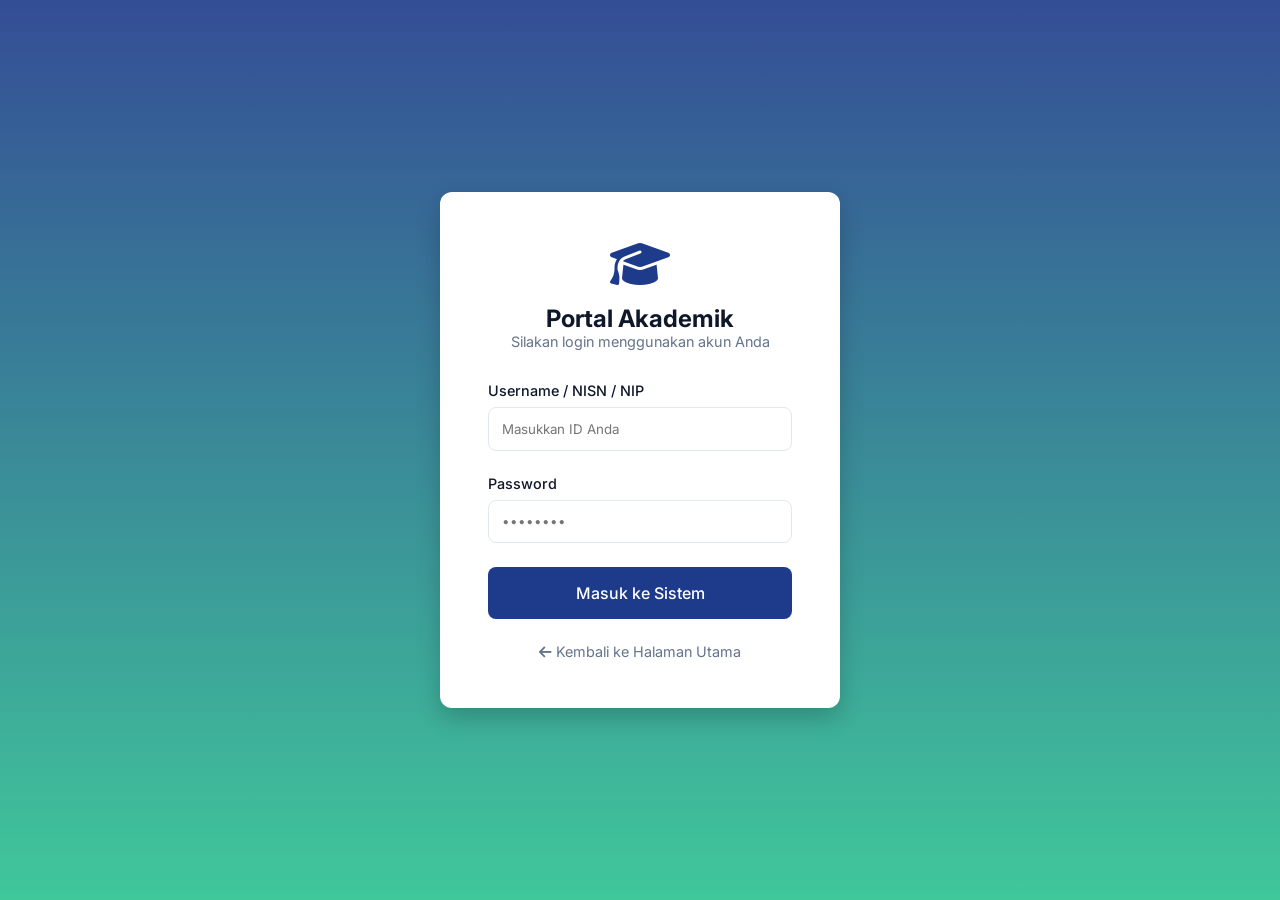
<file: e-rapor.html>
<!DOCTYPE html>
<html lang="id">
<head>
    <meta charset="UTF-8">
    <meta name="viewport" content="width=device-width, initial-scale=1.0">
    <title>e-Rapor Siswa | SDN 1 KONOHA</title>
    <link rel="stylesheet" href="css/style.css">
    <link href="https://fonts.googleapis.com/css2?family=Inter:wght@300;400;500;600;700&display=swap" rel="stylesheet">
    <link rel="stylesheet" href="https://cdnjs.cloudflare.com/ajax/libs/font-awesome/6.4.0/css/all.min.css">
    <style>
        .rapor-wrapper { max-width: 900px; margin: 2rem auto; }
        .rapor-header-action { display: flex; justify-content: space-between; align-items: center; margin-bottom: 1.5rem; }
        
        .rapor-paper { background: white; padding: 3rem; border-radius: 8px; box-shadow: var(--shadow-md); color: black; font-family: 'Times New Roman', Times, serif; }
        
        .kop-surat { text-align: center; border-bottom: 3px solid black; padding-bottom: 1rem; margin-bottom: 2rem; }
        .kop-surat h2, .kop-surat h3 { margin: 0; font-family: 'Inter', sans-serif; }
        .kop-surat p { margin: 5px 0 0 0; font-size: 0.9rem; }
        
        .identitas-siswa { display: grid; grid-template-columns: 150px 10px 1fr; gap: 5px; margin-bottom: 2rem; font-size: 1.1rem; }
        
        .table-rapor { width: 100%; border-collapse: collapse; margin-bottom: 2rem; }
        .table-rapor th, .table-rapor td { border: 1px solid black; padding: 10px; text-align: left; }
        .table-rapor th { background-color: #f3f4f6; text-align: center; font-family: 'Inter', sans-serif; font-size: 0.9rem;}
        .center-text { text-align: center !important; }
        
        .ttd-section { display: flex; justify-content: space-between; margin-top: 4rem; text-align: center; }
        .ttd-box { width: 200px; }
        .ttd-name { font-weight: bold; text-decoration: underline; margin-top: 5rem; }

        @media print {
            body { background: white; }
            .navbar, .rapor-header-action { display: none; }
            .rapor-paper { box-shadow: none; padding: 0; }
        }
    </style>
</head>
<body>
    <nav class="navbar">
        <div class="nav-brand" style="cursor:pointer;" onclick="window.location.href='dashboard.html'">
            <i class="fa-solid fa-arrow-left"></i>
            <span>Kembali ke Dashboard</span>
        </div>
    </nav>

    <main class="rapor-wrapper">
        <div class="rapor-header-action">
            <h2>Laporan Hasil Belajar (e-Rapor)</h2>
            <button class="btn btn-primary" onclick="window.print()"><i class="fa-solid fa-print"></i> Cetak / Export PDF</button>
        </div>

        <div class="rapor-paper" id="printableArea">
            <div class="kop-surat">
                <h2>PEMERINTAH KABUPATEN KONOHA</h2>
                <h3>DINAS PENDIDIKAN DAN KEBUDAYAAN</h3>
                <h2>SD NEGERI 1 KONOHA</h2>
                <p>Jl. Hokage Raya No. 1, Desa Konoha. Email: info@sdn1konoha.sch.id</p>
            </div>

            <div class="identitas-siswa">
                <div>Nama Peserta Didik</div><div>:</div><div><strong id="nama-siswa">Memuat data...</strong></div>
                <div>NISN</div><div>:</div><div><span id="nisn-siswa">-</span></div>
                <div>Kelas / Fase</div><div>:</div><div>V (Lima) / C</div>
                <div>Semester</div><div>:</div><div>1 (Ganjil)</div>
            </div>

            <table class="table-rapor">
                <thead>
                    <tr>
                        <th width="5%">No</th>
                        <th width="30%">Mata Pelajaran</th>
                        <th width="15%">Nilai Akhir</th>
                        <th width="50%">Capaian Kompetensi</th>
                    </tr>
                </thead>
                <tbody id="tabel-nilai-body">
                    <tr>
                        <td colspan="4" class="center-text">Memuat data nilai dari server...</td>
                    </tr>
                </tbody>
            </table>

            <div class="ttd-section">
                <div class="ttd-box">
                    <p>Mengetahui,</p>
                    <p>Orang Tua / Wali</p>
                    <div class="ttd-name" id="nama-ortu">Orang Tua</div>
                </div>
                <div class="ttd-box">
                    <p>Konoha, 15 Desember 2026</p>
                    <p>Wali Kelas V</p>
                    <div class="ttd-name">Shino Aburame, S.Pd</div>
                    <p>NIP. 19850101 201001 1 001</p>
                </div>
            </div>
        </div>
    </main>

    <script src="js/auth.js"></script>
    <script>
        document.addEventListener("DOMContentLoaded", function() {
            // 1. Cek User yang Login
            const user = checkAuth();
            if (!user) return;

            // 2. Set Target NISN yang akan dicari nilainya
            // Jika yang login siswa, gunakan username-nya (karena username siswa = NISN). 
            // Jika Ortu, kita asumsikan mencari nilai Boruto (0012345678).
            let targetNISN = (user.role === 'siswa') ? user.username : '0012345678';
            let targetNama = (user.role === 'siswa') ? user.name : 'Uzumaki Boruto';

            // Update kop identitas
            document.getElementById('nama-siswa').innerText = targetNama;
            document.getElementById('nisn-siswa').innerText = targetNISN;
            
            if(user.role === 'ortu') {
                document.getElementById('nama-ortu').innerText = user.name;
            }

            // 3. Ambil data nilai dari localStorage
            let dbNilai = JSON.parse(localStorage.getItem('db_nilai')) || [];

            // Filter hanya nilai yang milik siswa target
            let nilaiSiswa = dbNilai.filter(nilai => nilai.siswa_id === targetNISN);

            const tbody = document.getElementById('tabel-nilai-body');

            // 4. Render ke dalam tabel
            if (nilaiSiswa.length === 0) {
                tbody.innerHTML = `<tr><td colspan="4" class="center-text" style="padding: 2rem; color: gray;">Belum ada data nilai yang diinput oleh Guru.</td></tr>`;
            } else {
                let htmlContent = '';
                nilaiSiswa.forEach((item, index) => {
                    htmlContent += `
                        <tr>
                            <td class="center-text">${index + 1}</td>
                            <td>${item.mapel}</td>
                            <td class="center-text" style="font-size: 1.2rem;"><strong>${item.nilai_akhir}</strong></td>
                            <td>
                                ${item.deskripsi}
                                <div style="margin-top: 8px; font-size: 0.8rem; color: #64748B;">
                                    <i class="fa-solid fa-chalkboard-user"></i> Diinput oleh: ${item.guru_nama}
                                </div>
                            </td>
                        </tr>
                    `;
                });
                tbody.innerHTML = htmlContent;
            }
        });
    </script>
</body>
</html>
</file>
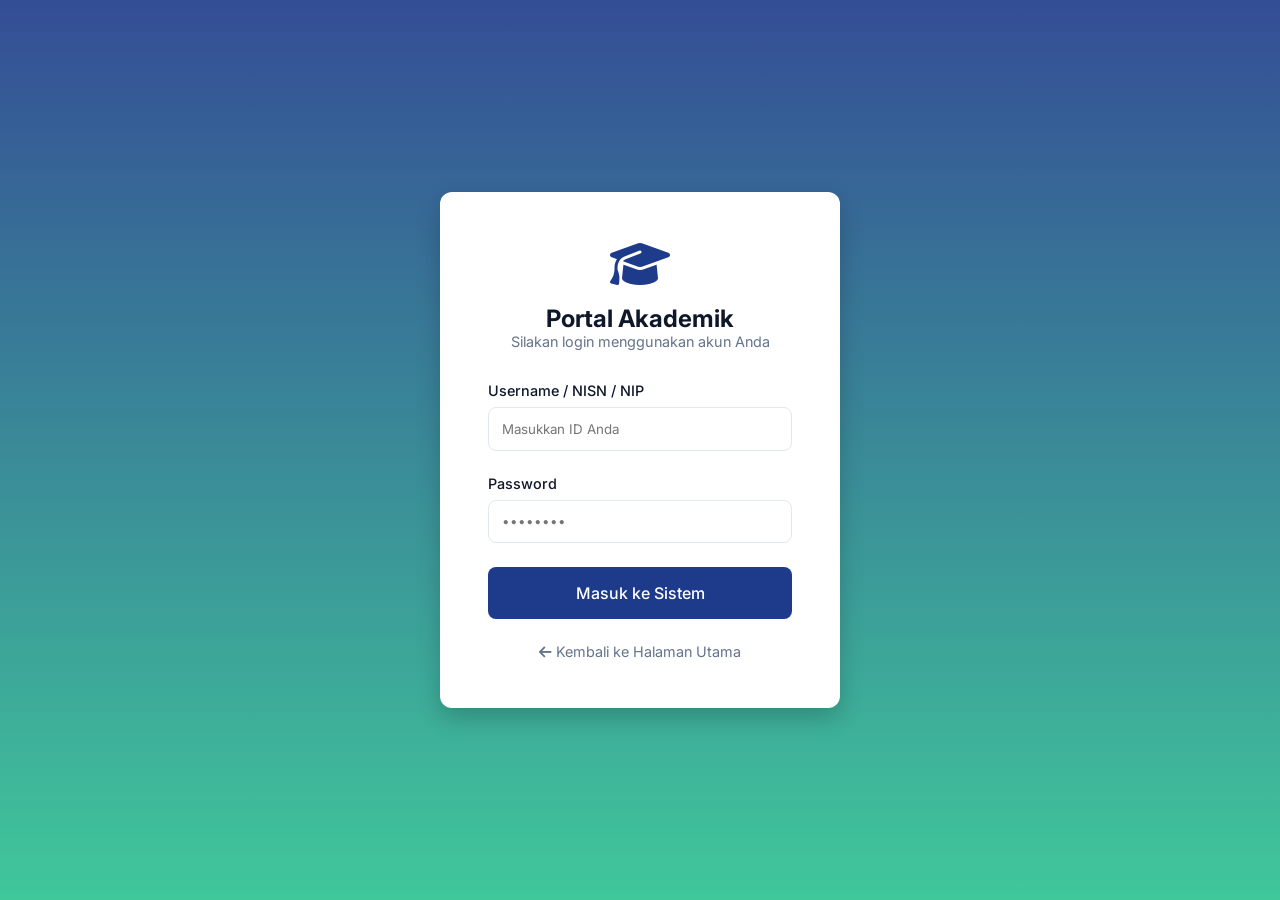
<file: input-absensi.html>
<!DOCTYPE html>
<html lang="id">
<head>
    <meta charset="UTF-8">
    <meta name="viewport" content="width=device-width, initial-scale=1.0">
    <title>Input Absensi | SDN 1 KONOHA</title>
    <link rel="stylesheet" href="css/style.css">
    <link href="https://fonts.googleapis.com/css2?family=Inter:wght@300;400;500;600;700&display=swap" rel="stylesheet">
    <link rel="stylesheet" href="https://cdnjs.cloudflare.com/ajax/libs/font-awesome/6.4.0/css/all.min.css">
    <style>
        .form-container { max-width: 900px; margin: 3rem auto; background: var(--white); padding: 2.5rem; border-radius: var(--radius-lg); box-shadow: var(--shadow-md); }
        .table-custom { width: 100%; border-collapse: collapse; margin-top: 1.5rem; }
        .table-custom th, .table-custom td { padding: 12px 15px; text-align: left; border-bottom: 1px solid var(--border-color); }
        .table-custom th { background-color: var(--bg-light); color: var(--text-dark); font-weight: 600; }
        
        .radio-group { display: flex; gap: 15px; }
        .radio-label { display: flex; align-items: center; gap: 5px; cursor: pointer; font-size: 0.9rem; font-weight: 500; }
        input[type="radio"] { cursor: pointer; accent-color: var(--primary-blue); width: 16px; height: 16px; }

        .text-hadir { color: #059669; }
        .text-sakit { color: #D97706; }
        .text-izin { color: #2563EB; }
        .text-alpa { color: #DC2626; }

        .alert-success { background-color: #D1FAE5; color: #065F46; padding: 1rem; border-radius: var(--radius-md); margin-bottom: 1.5rem; display: none; align-items: center; gap: 10px; font-weight: 500; }
    </style>
</head>
<body>
    <nav class="navbar">
        <div class="nav-brand" style="cursor:pointer;" onclick="window.location.href='dashboard.html'">
            <i class="fa-solid fa-arrow-left"></i>
            <span>Kembali ke Dashboard</span>
        </div>
        <div class="nav-menu">
            <span class="role-badge" style="background:#FEF3C7; color:#D97706; padding:0.4rem 1rem; border-radius:20px; font-weight:600;"><i class="fa-solid fa-chalkboard-user"></i> Akses Guru</span>
        </div>
    </nav>

    <main class="form-container">
        <div style="border-bottom: 2px solid var(--border-color); padding-bottom: 1rem; margin-bottom: 1.5rem;">
            <h2 style="color: var(--primary-blue);"><i class="fa-solid fa-calendar-check"></i> Input Absensi Harian</h2>
            <p style="color: var(--text-gray); margin-top: 5px;">Kelas: V (Lima) | Tanggal: <strong id="tanggal-hari-ini"></strong></p>
        </div>

        <div id="success-message" class="alert-success">
            <i class="fa-solid fa-circle-check"></i> Data absensi kelas hari ini berhasil disimpan!
        </div>

        <form id="form-absensi" onsubmit="simpanAbsensi(event)">
            <table class="table-custom">
                <thead>
                    <tr>
                        <th width="5%">No</th>
                        <th width="20%">NISN</th>
                        <th width="35%">Nama Siswa</th>
                        <th width="40%">Keterangan Kehadiran</th>
                    </tr>
                </thead>
                <tbody id="daftar-siswa">
                    <tr>
                        <td>1</td>
                        <td>0012345678</td>
                        <td><strong>Uzumaki Boruto</strong></td>
                        <td>
                            <div class="radio-group">
                                <label class="radio-label text-hadir"><input type="radio" name="abs_0012345678" value="Hadir" required checked> Hadir</label>
                                <label class="radio-label text-sakit"><input type="radio" name="abs_0012345678" value="Sakit"> Sakit</label>
                                <label class="radio-label text-izin"><input type="radio" name="abs_0012345678" value="Izin"> Izin</label>
                                <label class="radio-label text-alpa"><input type="radio" name="abs_0012345678" value="Alpa"> Alpa</label>
                            </div>
                        </td>
                    </tr>
                    <tr>
                        <td>2</td>
                        <td>0012345679</td>
                        <td><strong>Uchiha Sarada</strong></td>
                        <td>
                            <div class="radio-group">
                                <label class="radio-label text-hadir"><input type="radio" name="abs_0012345679" value="Hadir" required checked> Hadir</label>
                                <label class="radio-label text-sakit"><input type="radio" name="abs_0012345679" value="Sakit"> Sakit</label>
                                <label class="radio-label text-izin"><input type="radio" name="abs_0012345679" value="Izin"> Izin</label>
                                <label class="radio-label text-alpa"><input type="radio" name="abs_0012345679" value="Alpa"> Alpa</label>
                            </div>
                        </td>
                    </tr>
                    <tr>
                        <td>3</td>
                        <td>0012345680</td>
                        <td><strong>Mitsuki</strong></td>
                        <td>
                            <div class="radio-group">
                                <label class="radio-label text-hadir"><input type="radio" name="abs_0012345680" value="Hadir" required checked> Hadir</label>
                                <label class="radio-label text-sakit"><input type="radio" name="abs_0012345680" value="Sakit"> Sakit</label>
                                <label class="radio-label text-izin"><input type="radio" name="abs_0012345680" value="Izin"> Izin</label>
                                <label class="radio-label text-alpa"><input type="radio" name="abs_0012345680" value="Alpa"> Alpa</label>
                            </div>
                        </td>
                    </tr>
                </tbody>
            </table>

            <div style="display: flex; justify-content: flex-end; gap: 1rem; margin-top: 2rem;">
                <button type="submit" class="btn btn-primary btn-lg"><i class="fa-solid fa-cloud-arrow-up"></i> Simpan Data Absensi</button>
            </div>
        </form>
    </main>

    <script src="js/auth.js"></script>
    <script>
        // Set tanggal hari ini
        const tglSekarang = new Date().toLocaleDateString('id-ID', { weekday: 'long', year: 'numeric', month: 'long', day: 'numeric' });
        document.getElementById('tanggal-hari-ini').innerText = tglSekarang;

        // Proteksi Halaman Khusus Guru
        const user = checkAuth();
        if (user && user.role !== 'guru' && user.role !== 'admin') {
            alert("Akses Ditolak! Hanya Wali Kelas yang dapat mengisi absensi.");
            window.location.href = 'dashboard.html';
        }

        // Simpan Absensi
        function simpanAbsensi(e) {
            e.preventDefault();

            // Kumpulkan data semua siswa dari form
            const daftarSiswa = [
                { nisn: '0012345678', nama: 'Uzumaki Boruto' },
                { nisn: '0012345679', nama: 'Uchiha Sarada' },
                { nisn: '0012345680', nama: 'Mitsuki' }
            ];

            const tanggalInput = new Date().toLocaleDateString('id-ID'); // Format DD/MM/YYYY
            let dbAbsensi = JSON.parse(localStorage.getItem('db_absensi')) || [];

            // Looping dan simpan status masing-masing siswa
            daftarSiswa.forEach(siswa => {
                const status = document.querySelector(`input[name="abs_${siswa.nisn}"]:checked`).value;
                
                dbAbsensi.push({
                    tanggal: tanggalInput,
                    guru: user.name,
                    nisn: siswa.nisn,
                    nama: siswa.nama,
                    status: status
                });
            });

            localStorage.setItem('db_absensi', JSON.stringify(dbAbsensi));

            // Tampilkan notifikasi sukses
            document.getElementById('success-message').style.display = 'flex';
            setTimeout(() => { document.getElementById('success-message').style.display = 'none'; }, 3000);
        }
    </script>
</body>
</html>
</file>
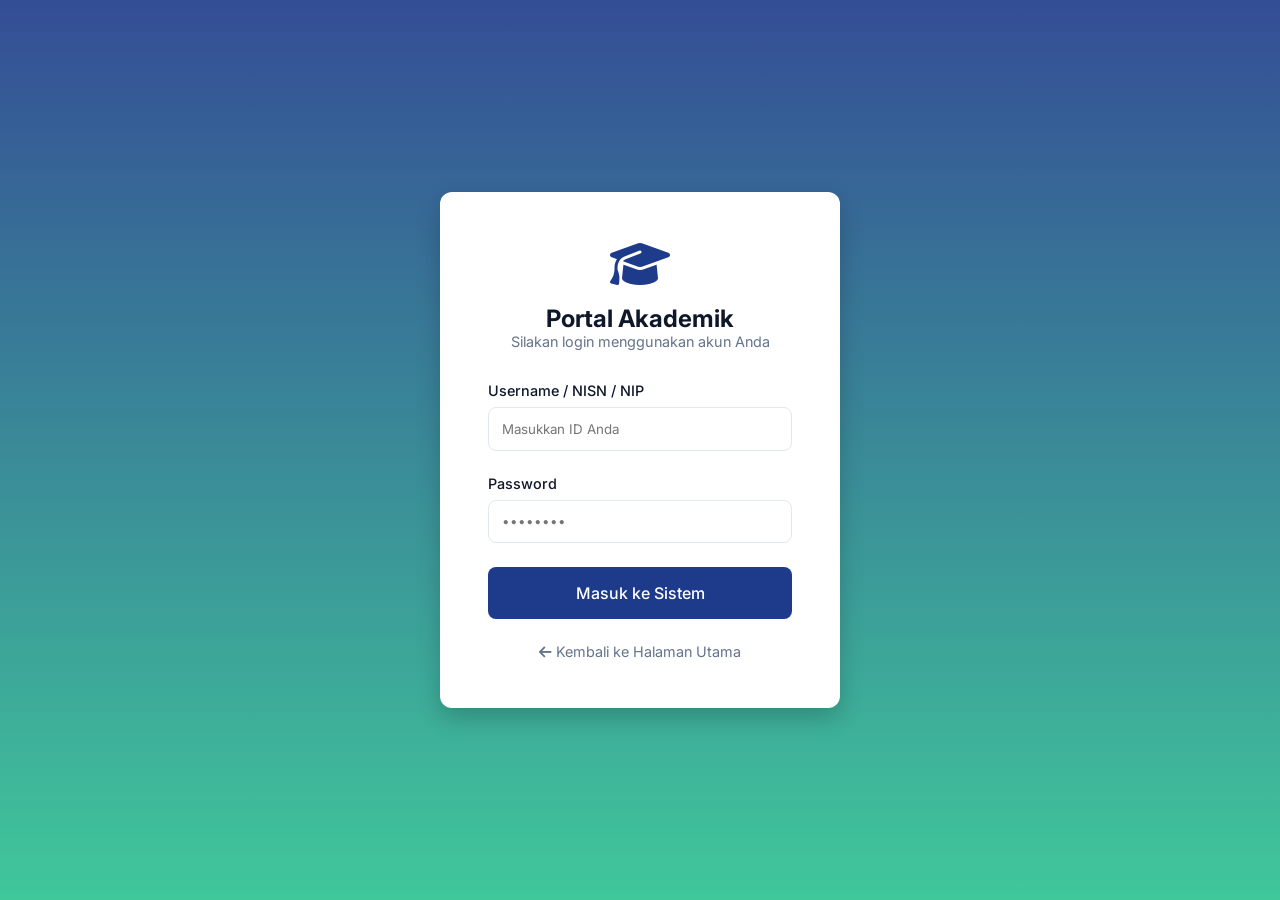
<file: input-nilai.html>
<!DOCTYPE html>
<html lang="id">
<head>
    <meta charset="UTF-8">
    <meta name="viewport" content="width=device-width, initial-scale=1.0">
    <title>Input Nilai Siswa | SDN 1 KONOHA</title>
    <link rel="stylesheet" href="css/style.css">
    <link href="https://fonts.googleapis.com/css2?family=Inter:wght@300;400;500;600;700&display=swap" rel="stylesheet">
    <link rel="stylesheet" href="https://cdnjs.cloudflare.com/ajax/libs/font-awesome/6.4.0/css/all.min.css">
    <style>
        .form-container {
            max-width: 800px;
            margin: 3rem auto;
            background: var(--white);
            padding: 2.5rem;
            border-radius: var(--radius-lg);
            box-shadow: var(--shadow-md);
        }
        .page-header { border-bottom: 2px solid var(--border-color); padding-bottom: 1rem; margin-bottom: 2rem; }
        .page-header h2 { color: var(--primary-blue); margin-bottom: 0.5rem; }
        
        .form-group { margin-bottom: 1.5rem; }
        .form-group label { display: block; font-weight: 600; margin-bottom: 0.5rem; color: var(--text-dark); }
        .form-control { width: 100%; padding: 0.8rem; border: 1px solid var(--border-color); border-radius: var(--radius-md); font-family: 'Inter', sans-serif; }
        .form-control:focus { outline: none; border-color: var(--primary-blue); }
        
        .form-row { display: grid; grid-template-columns: 1fr 1fr; gap: 1.5rem; }
        
        textarea.form-control { resize: vertical; min-height: 100px; }
        
        .alert-success {
            background-color: #D1FAE5; color: #065F46; padding: 1rem; border-radius: var(--radius-md);
            margin-bottom: 1.5rem; display: none; align-items: center; gap: 10px; font-weight: 500;
        }
    </style>
</head>
<body>
    <nav class="navbar">
        <div class="nav-brand" style="cursor:pointer;" onclick="window.location.href='dashboard.html'">
            <i class="fa-solid fa-arrow-left"></i>
            <span>Kembali ke Dashboard</span>
        </div>
        <div class="nav-menu">
            <span class="role-badge" style="background:#FEF3C7; color:#D97706; padding:0.4rem 1rem; border-radius:20px; font-weight:600;"><i class="fa-solid fa-chalkboard-user"></i> Akses Guru</span>
        </div>
    </nav>

    <main class="form-container">
        <div class="page-header">
            <h2>Input Nilai e-Rapor (Kurikulum Merdeka)</h2>
            <p style="color: var(--text-gray);">Silakan masukkan nilai akhir dan deskripsi capaian kompetensi siswa.</p>
        </div>

        <div id="success-message" class="alert-success">
            <i class="fa-solid fa-circle-check"></i> Data nilai berhasil disimpan ke sistem!
        </div>

        <form id="form-nilai" onsubmit="simpanNilai(event)">
            <div class="form-row">
                <div class="form-group">
                    <label>Pilih Siswa</label>
                    <select id="siswa_id" class="form-control" required>
                        <option value="">-- Cari Nama Siswa --</option>
                        <option value="0012345678">Uzumaki Boruto (NISN: 0012345678)</option>
                        <option value="0012345679">Uchiha Sarada (NISN: 0012345679)</option>
                        <option value="0012345680">Mitsuki (NISN: 0012345680)</option>
                    </select>
                </div>
                <div class="form-group">
                    <label>Mata Pelajaran</label>
                    <select id="mapel" class="form-control" required>
                        <option value="">-- Pilih Mata Pelajaran --</option>
                        <option value="Pendidikan Agama">Pendidikan Agama & Budi Pekerti</option>
                        <option value="Pendidikan Pancasila">Pendidikan Pancasila</option>
                        <option value="Matematika">Matematika</option>
                        <option value="Bahasa Indonesia">Bahasa Indonesia</option>
                        <option value="IPAS">Ilmu Pengetahuan Alam & Sosial</option>
                    </select>
                </div>
            </div>

            <div class="form-group">
                <label>Nilai Akhir (0-100)</label>
                <input type="number" id="nilai_akhir" class="form-control" min="0" max="100" placeholder="Contoh: 85" required style="width: 50%;">
            </div>

            <div class="form-group">
                <label>Deskripsi Capaian Kompetensi</label>
                <textarea id="deskripsi" class="form-control" placeholder="Contoh: Siswa menunjukkan penguasaan yang sangat baik dalam memahami materi..." required></textarea>
                <small style="color: var(--text-gray); display: block; margin-top: 5px;">Maksimal 300 karakter. Gunakan kalimat positif yang memotivasi.</small>
            </div>

            <hr style="border:0; border-top: 1px solid var(--border-color); margin: 2rem 0;">

            <div style="display: flex; justify-content: flex-end; gap: 1rem;">
                <button type="button" class="btn btn-outline" onclick="window.location.href='dashboard.html'">Batal</button>
                <button type="submit" class="btn btn-primary"><i class="fa-solid fa-floppy-disk"></i> Simpan Nilai</button>
            </div>
        </form>
    </main>

    <script src="js/auth.js"></script>
    <script>
        // 1. Proteksi Halaman: Pastikan yang masuk adalah GURU atau ADMIN
        document.addEventListener("DOMContentLoaded", function() {
            const user = checkAuth();
            if (user && user.role !== 'guru' && user.role !== 'admin') {
                alert("Akses Ditolak! Halaman ini hanya untuk tenaga pendidik.");
                window.location.href = 'dashboard.html';
            }
        });

        // 2. Fungsi Menyimpan Nilai ke localStorage
        function simpanNilai(e) {
            e.preventDefault(); // Mencegah halaman me-refresh

            const user = JSON.parse(localStorage.getItem('currentUser'));
            
            // Ambil data dari form
            const inputData = {
                id_transaksi: 'TRX-' + Date.now(), // Buat ID unik berdasarkan waktu
                guru_nama: user.name,
                siswa_id: document.getElementById('siswa_id').value,
                siswa_nama: document.getElementById('siswa_id').options[document.getElementById('siswa_id').selectedIndex].text.split(' (')[0], // Ambil nama saja tanpa NISN
                mapel: document.getElementById('mapel').value,
                nilai_akhir: document.getElementById('nilai_akhir').value,
                deskripsi: document.getElementById('deskripsi').value,
                tanggal_input: new Date().toLocaleDateString('id-ID')
            };

            // Ambil database nilai yang sudah ada, atau buat Array kosong jika belum ada
            let dbNilai = JSON.parse(localStorage.getItem('db_nilai')) || [];
            
            // Masukkan data nilai baru ke dalam database
            dbNilai.push(inputData);
            
            // Simpan kembali ke localStorage
            localStorage.setItem('db_nilai', JSON.stringify(dbNilai));

            // Tampilkan pesan sukses
            const successMsg = document.getElementById('success-message');
            successMsg.style.display = 'flex';
            
            // Reset form
            document.getElementById('form-nilai').reset();

            // Sembunyikan pesan sukses setelah 3 detik
            setTimeout(() => {
                successMsg.style.display = 'none';
            }, 3000);
        }
    </script>
</body>
</html>
</file>
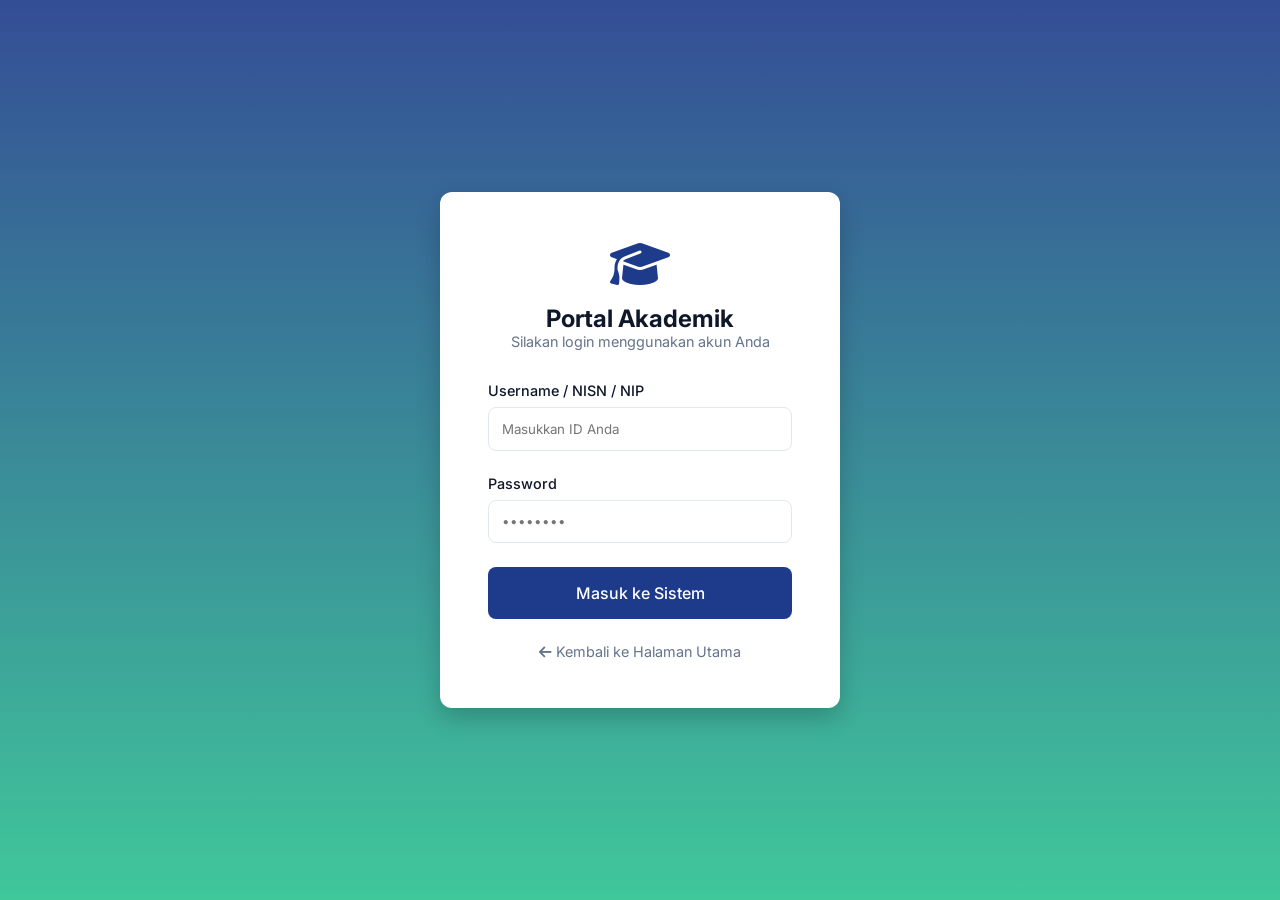
<file: login.html>
<!DOCTYPE html>
<html lang="id">
<head>
    <meta charset="UTF-8">
    <meta name="viewport" content="width=device-width, initial-scale=1.0">
    <title>Login Sistem Akademik | SDN 1 KONOHA</title>
    <link rel="stylesheet" href="css/style.css">
    <link href="https://fonts.googleapis.com/css2?family=Inter:wght@300;400;500;600;700&display=swap" rel="stylesheet">
    <link rel="stylesheet" href="https://cdnjs.cloudflare.com/ajax/libs/font-awesome/6.4.0/css/all.min.css">
    <style>
        /* CSS Khusus Login */
        .login-page {
            height: 100vh;
            display: flex;
            align-items: center;
            justify-content: center;
            background: linear-gradient(rgba(30, 58, 138, 0.9), rgba(16, 185, 129, 0.8)), url('https://images.unsplash.com/photo-1523050854058-8df90110c9f1?auto=format&fit=crop&q=80') center/cover;
        }
        .login-card {
            background: var(--white);
            padding: 3rem;
            border-radius: var(--radius-lg);
            box-shadow: 0 10px 25px rgba(0,0,0,0.2);
            width: 100%;
            max-width: 400px;
        }
        .login-header { text-align: center; margin-bottom: 2rem; }
        .login-header i { font-size: 3rem; color: var(--primary-blue); margin-bottom: 1rem; }
        .login-header h2 { color: var(--text-dark); }
        .login-header p { color: var(--text-gray); font-size: 0.9rem; }
        
        .form-group { margin-bottom: 1.5rem; }
        .form-group label { display: block; margin-bottom: 0.5rem; font-weight: 500; font-size: 0.9rem; }
        .form-control { width: 100%; padding: 0.8rem; border: 1px solid var(--border-color); border-radius: var(--radius-md); font-family: 'Inter', sans-serif; }
        
        .error-msg { background: #FEE2E2; color: #DC2626; padding: 0.75rem; border-radius: var(--radius-md); font-size: 0.85rem; margin-bottom: 1.5rem; display: none; text-align: center;}
        
        .back-link { display: block; text-align: center; margin-top: 1.5rem; color: var(--text-gray); font-size: 0.9rem; }
        .back-link:hover { color: var(--primary-blue); }
    </style>
</head>
<body class="login-page">

    <div class="login-card">
        <div class="login-header">
            <i class="fa-solid fa-graduation-cap"></i>
            <h2>Portal Akademik</h2>
            <p>Silakan login menggunakan akun Anda</p>
        </div>

        <div id="login-error" class="error-msg"></div>

        <form onsubmit="login(event)">
            <div class="form-group">
                <label>Username / NISN / NIP</label>
                <input type="text" id="username" class="form-control" placeholder="Masukkan ID Anda" required>
            </div>
            <div class="form-group">
                <label>Password</label>
                <input type="password" id="password" class="form-control" placeholder="••••••••" required>
            </div>
            <button type="submit" class="btn btn-primary" style="width: 100%; padding: 1rem; font-size: 1rem;">Masuk ke Sistem</button>
        </form>

        <a href="index.html" class="back-link"><i class="fa-solid fa-arrow-left"></i> Kembali ke Halaman Utama</a>
    </div>

    <script src="js/auth.js"></script>
</body>
</html>
</file>
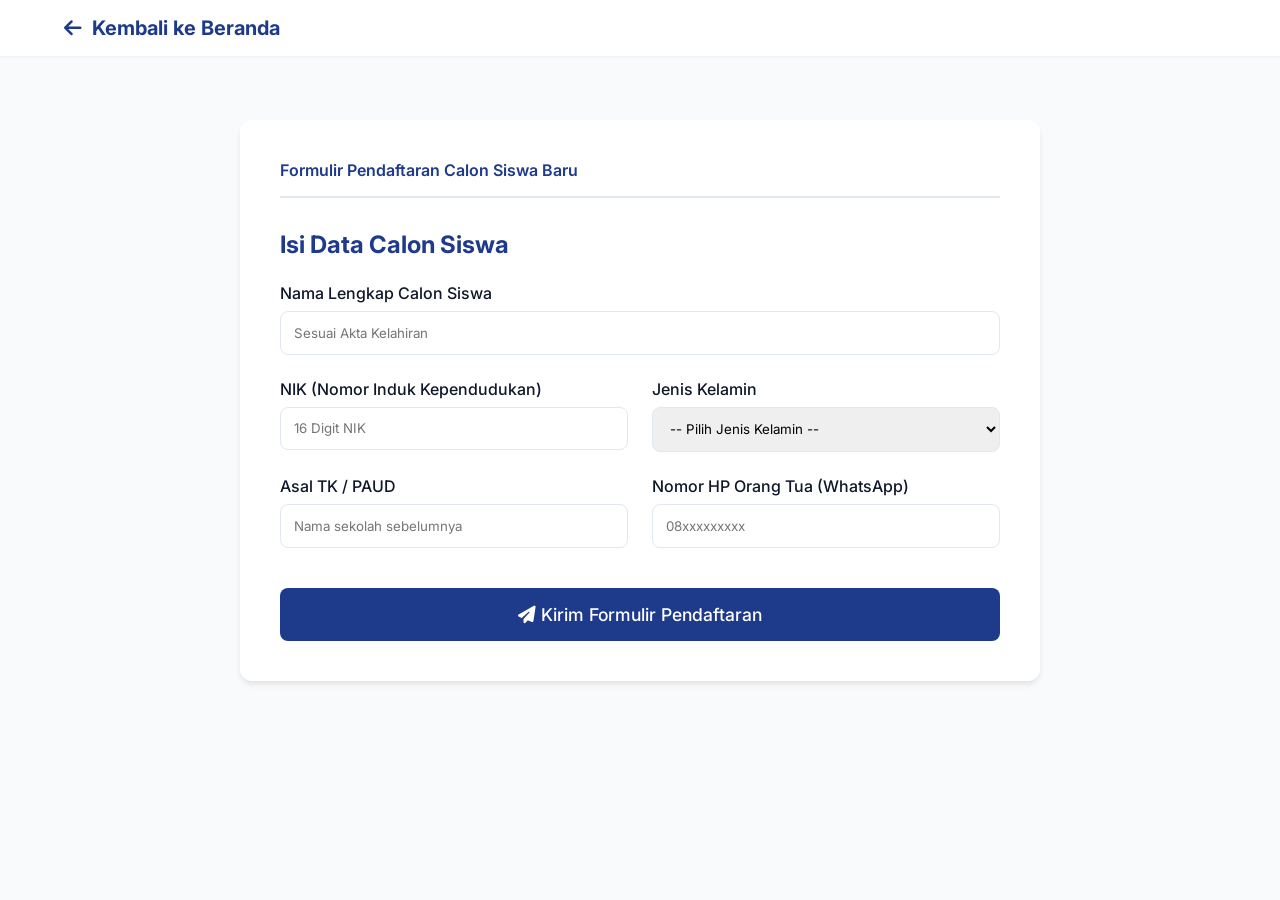
<file: ppdb.html>
<!DOCTYPE html>
<html lang="id">
<head>
    <meta charset="UTF-8">
    <meta name="viewport" content="width=device-width, initial-scale=1.0">
    <title>PPDB Online | SDN 1 KONOHA</title>
    <link rel="stylesheet" href="css/style.css">
    <link href="https://fonts.googleapis.com/css2?family=Inter:wght@300;400;500;600;700&display=swap" rel="stylesheet">
    <link rel="stylesheet" href="https://cdnjs.cloudflare.com/ajax/libs/font-awesome/6.4.0/css/all.min.css">
    <style>
        .ppdb-container { max-width: 800px; margin: 4rem auto; background: var(--white); padding: 2.5rem; border-radius: var(--radius-lg); box-shadow: var(--shadow-md); }
        .form-group { margin-bottom: 1.5rem; }
        .form-group label { display: block; margin-bottom: 0.5rem; font-weight: 500; color: var(--text-dark); }
        .form-control { width: 100%; padding: 0.8rem; border: 1px solid var(--border-color); border-radius: var(--radius-md); font-family: 'Inter', sans-serif; }
        .form-row { display: grid; grid-template-columns: 1fr 1fr; gap: 1.5rem; }
        .step-indicator { display: flex; justify-content: space-between; margin-bottom: 2rem; padding-bottom: 1rem; border-bottom: 2px solid var(--border-color); }
        .step { color: var(--text-gray); font-weight: 600; }
        .step.active { color: var(--primary-blue); }
        
        .alert-success { background-color: #D1FAE5; color: #065F46; padding: 1.5rem; border-radius: var(--radius-md); margin-bottom: 1.5rem; display: none; flex-direction: column; text-align: center; gap: 10px; }
        .alert-success h3 { margin: 0; }
    </style>
</head>
<body>
    <nav class="navbar">
        <div class="nav-brand" style="cursor:pointer;" onclick="window.location.href='index.html'">
            <i class="fa-solid fa-arrow-left"></i>
            <span>Kembali ke Beranda</span>
        </div>
    </nav>

    <main class="ppdb-container">
        <div class="step-indicator">
            <span class="step active">Formulir Pendaftaran Calon Siswa Baru</span>
        </div>

        <div id="success-message" class="alert-success">
            <i class="fa-solid fa-circle-check fa-3x" style="color: #10B981;"></i>
            <h3>Pendaftaran Berhasil!</h3>
            <p>Nomor Registrasi Anda: <strong id="no-registrasi-tampil" style="font-size: 1.2rem; color: var(--primary-blue);"></strong></p>
            <p>Silakan simpan nomor ini. Berkas Anda sedang menunggu verifikasi dari Admin Sekolah.</p>
            <button class="btn btn-outline" style="margin-top: 10px; width: 200px; align-self: center;" onclick="window.location.href='index.html'">Kembali ke Beranda</button>
        </div>

        <h2 id="form-title" style="margin-bottom: 1.5rem; color: var(--primary-blue);">Isi Data Calon Siswa</h2>
        
        <form id="form-ppdb" onsubmit="submitPPDB(event)">
            <div class="form-group">
                <label>Nama Lengkap Calon Siswa</label>
                <input type="text" id="nama_siswa" class="form-control" placeholder="Sesuai Akta Kelahiran" required>
            </div>
            
            <div class="form-row">
                <div class="form-group">
                    <label>NIK (Nomor Induk Kependudukan)</label>
                    <input type="number" id="nik_siswa" class="form-control" placeholder="16 Digit NIK" required>
                </div>
                <div class="form-group">
                    <label>Jenis Kelamin</label>
                    <select id="jk_siswa" class="form-control" required>
                        <option value="">-- Pilih Jenis Kelamin --</option>
                        <option value="L">Laki-laki</option>
                        <option value="P">Perempuan</option>
                    </select>
                </div>
            </div>

            <div class="form-row">
                <div class="form-group">
                    <label>Asal TK / PAUD</label>
                    <input type="text" id="asal_sekolah" class="form-control" placeholder="Nama sekolah sebelumnya" required>
                </div>
                <div class="form-group">
                    <label>Nomor HP Orang Tua (WhatsApp)</label>
                    <input type="number" id="hp_ortu" class="form-control" placeholder="08xxxxxxxxx" required>
                </div>
            </div>

            <button type="submit" class="btn btn-primary" style="width: 100%; margin-top: 1rem; padding: 1rem; font-size: 1.1rem;">
                <i class="fa-solid fa-paper-plane"></i> Kirim Formulir Pendaftaran
            </button>
        </form>
    </main>

    <script>
        function submitPPDB(e) {
            e.preventDefault();

            // Generate Nomor Registrasi Acak (Contoh: REG-2026-8A3F)
            const randomCode = Math.random().toString(36).substring(2, 6).toUpperCase();
            const noReg = 'REG-2026-' + randomCode;

            // Kumpulkan data dari form
            const dataPPDB = {
                no_registrasi: noReg,
                nama: document.getElementById('nama_siswa').value,
                nik: document.getElementById('nik_siswa').value,
                jk: document.getElementById('jk_siswa').value,
                asal_sekolah: document.getElementById('asal_sekolah').value,
                hp_ortu: document.getElementById('hp_ortu').value,
                tanggal_daftar: new Date().toLocaleDateString('id-ID'),
                status: 'Menunggu Verifikasi' // Default status
            };

            // Simpan ke localStorage (database dummy)
            let dbPPDB = JSON.parse(localStorage.getItem('db_ppdb')) || [];
            dbPPDB.push(dataPPDB);
            localStorage.setItem('db_ppdb', JSON.stringify(dbPPDB));

            // Ubah Tampilan: Sembunyikan form, tampilkan pesan sukses
            document.getElementById('form-ppdb').style.display = 'none';
            document.getElementById('form-title').style.display = 'none';
            
            document.getElementById('no-registrasi-tampil').innerText = noReg;
            document.getElementById('success-message').style.display = 'flex';
        }
    </script>
</body>
</html>
</file>
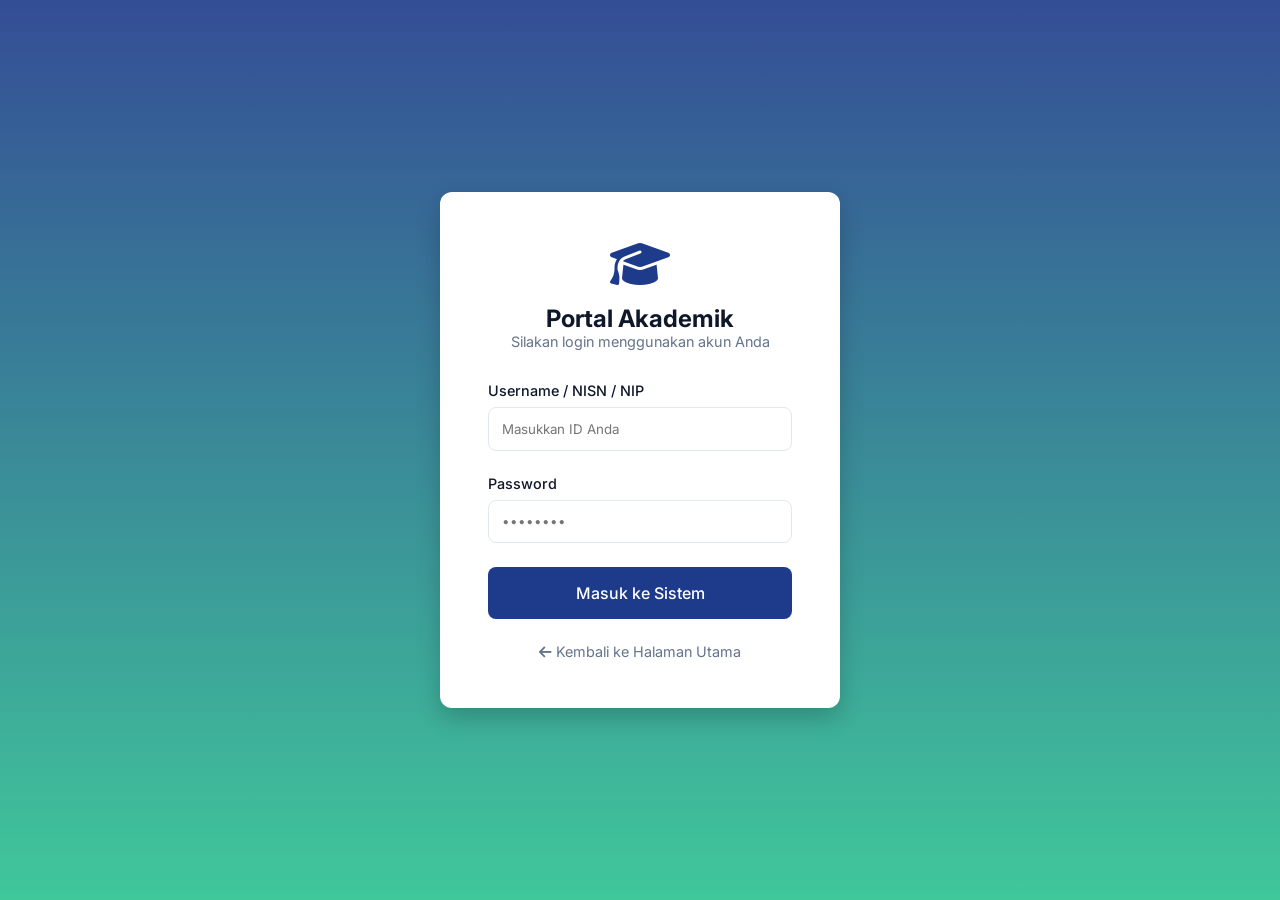
<file: rekap-absensi.html>
<!DOCTYPE html>
<html lang="id">
<head>
    <meta charset="UTF-8">
    <meta name="viewport" content="width=device-width, initial-scale=1.0">
    <title>Rekap Kehadiran | SDN 1 KONOHA</title>
    <link rel="stylesheet" href="css/style.css">
    <link href="https://fonts.googleapis.com/css2?family=Inter:wght@300;400;500;600;700&display=swap" rel="stylesheet">
    <link rel="stylesheet" href="https://cdnjs.cloudflare.com/ajax/libs/font-awesome/6.4.0/css/all.min.css">
    <style>
        .rekap-container { max-width: 800px; margin: 3rem auto; background: var(--white); padding: 2.5rem; border-radius: var(--radius-lg); box-shadow: var(--shadow-md); }
        .table-custom { width: 100%; border-collapse: collapse; margin-top: 1rem; }
        .table-custom th, .table-custom td { padding: 12px 15px; text-align: left; border-bottom: 1px solid var(--border-color); }
        .table-custom th { background-color: var(--bg-light); }
        
        .badge { padding: 5px 12px; border-radius: 20px; font-size: 0.8rem; font-weight: 600; }
        .bg-hadir { background: #D1FAE5; color: #059669; }
        .bg-sakit { background: #FEF3C7; color: #D97706; }
        .bg-izin { background: #DBEAFE; color: #2563EB; }
        .bg-alpa { background: #FEE2E2; color: #DC2626; }

        .summary-boxes { display: flex; gap: 1rem; margin-bottom: 2rem; }
        .s-box { flex: 1; padding: 1.5rem; border-radius: var(--radius-md); text-align: center; font-weight: bold; }
        .s-box h2 { font-size: 2rem; margin-top: 5px; }
    </style>
</head>
<body>
    <nav class="navbar">
        <div class="nav-brand" style="cursor:pointer;" onclick="window.location.href='dashboard.html'">
            <i class="fa-solid fa-arrow-left"></i>
            <span>Kembali ke Dashboard</span>
        </div>
    </nav>

    <main class="rekap-container">
        <h2 style="color: var(--primary-blue); margin-bottom: 0.5rem;">Laporan Kehadiran Siswa</h2>
        <p style="color: var(--text-gray); margin-bottom: 2rem;">Semester Ganjil - Tahun Ajaran 2026/2027</p>

        <div class="summary-boxes">
            <div class="s-box" style="background: #D1FAE5; color: #059669;">Hadir <h2 id="total-hadir">0</h2></div>
            <div class="s-box" style="background: #FEF3C7; color: #D97706;">Sakit <h2 id="total-sakit">0</h2></div>
            <div class="s-box" style="background: #DBEAFE; color: #2563EB;">Izin <h2 id="total-izin">0</h2></div>
            <div class="s-box" style="background: #FEE2E2; color: #DC2626;">Alpa <h2 id="total-alpa">0</h2></div>
        </div>

        <table class="table-custom">
            <thead>
                <tr>
                    <th>Tanggal</th>
                    <th>Status Kehadiran</th>
                    <th>Diinput Oleh</th>
                </tr>
            </thead>
            <tbody id="tabel-riwayat-absensi">
                </tbody>
        </table>
    </main>

    <script src="js/auth.js"></script>
    <script>
        document.addEventListener("DOMContentLoaded", function() {
            const user = checkAuth();
            if(!user) return;

            // Jika Ortu, asumsikan cari data Boruto. Jika siswa, pakai NISN dia.
            const targetNISN = (user.role === 'ortu') ? '0012345678' : user.username;

            const dbAbsensi = JSON.parse(localStorage.getItem('db_absensi')) || [];
            
            // Ambil hanya absensi milik siswa bersangkutan
            const riwayatSiswa = dbAbsensi.filter(abs => abs.nisn === targetNISN);

            const tbody = document.getElementById('tabel-riwayat-absensi');
            
            if (riwayatSiswa.length === 0) {
                tbody.innerHTML = '<tr><td colspan="3" style="text-align:center; color:gray; padding:2rem;">Belum ada riwayat kehadiran.</td></tr>';
                return;
            }

            // Hitung total untuk dashboard kotak
            let tHadir=0, tSakit=0, tIzin=0, tAlpa=0;
            let html = '';

            // Tampilkan dari data terbaru (reverse)
            riwayatSiswa.reverse().forEach(abs => {
                let badgeClass = '';
                if(abs.status === 'Hadir') { badgeClass = 'bg-hadir'; tHadir++; }
                if(abs.status === 'Sakit') { badgeClass = 'bg-sakit'; tSakit++; }
                if(abs.status === 'Izin') { badgeClass = 'bg-izin'; tIzin++; }
                if(abs.status === 'Alpa') { badgeClass = 'bg-alpa'; tAlpa++; }

                html += `
                    <tr>
                        <td><strong>${abs.tanggal}</strong></td>
                        <td><span class="badge ${badgeClass}">${abs.status}</span></td>
                        <td style="color:var(--text-gray); font-size:0.9rem;"><i class="fa-solid fa-user-pen"></i> ${abs.guru}</td>
                    </tr>
                `;
            });

            tbody.innerHTML = html;
            
            // Update angka di kotak atas
            document.getElementById('total-hadir').innerText = tHadir;
            document.getElementById('total-sakit').innerText = tSakit;
            document.getElementById('total-izin').innerText = tIzin;
            document.getElementById('total-alpa').innerText = tAlpa;
        });
    </script>
</body>
</html>
</file>
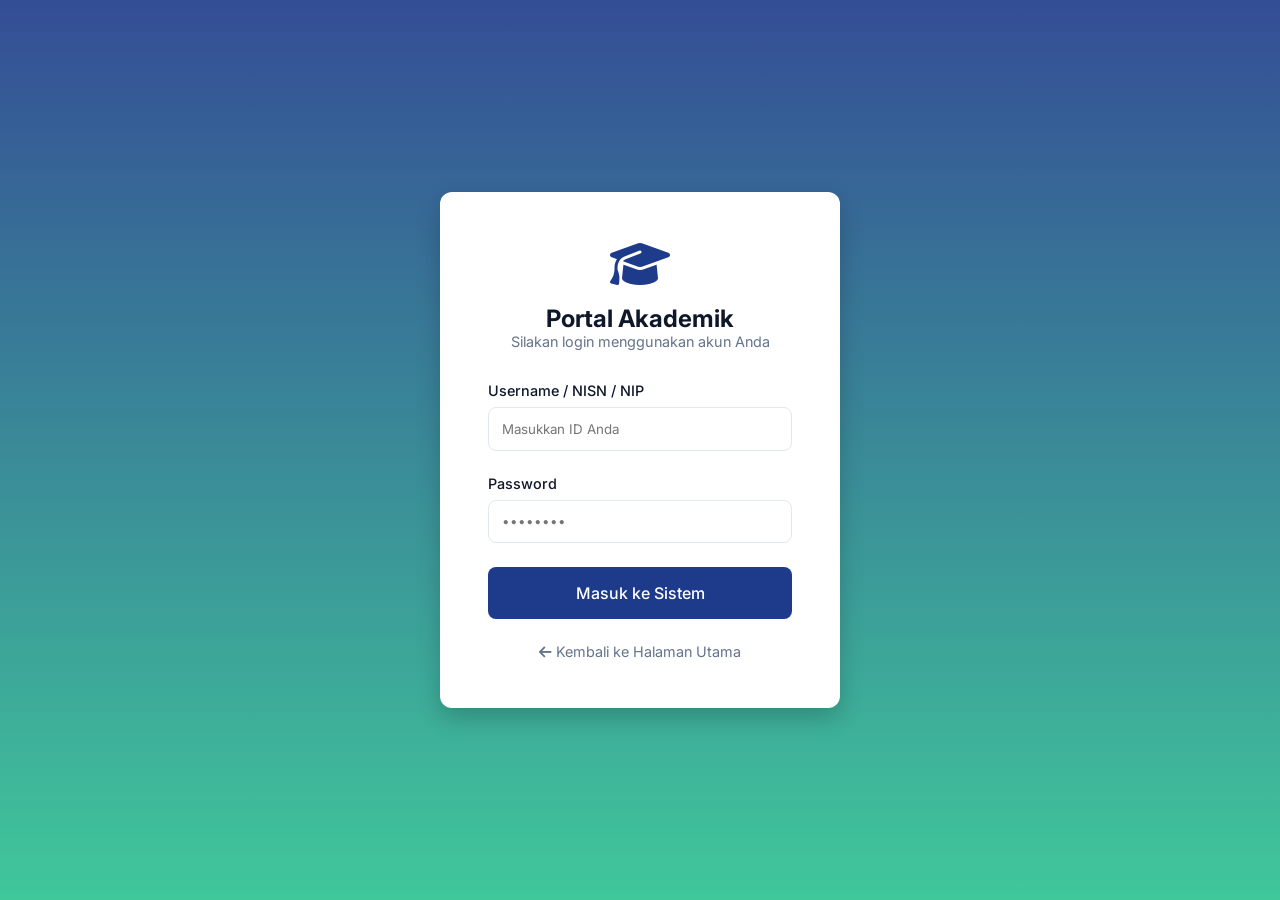
<file: verifikasi-ppdb.html>
<!DOCTYPE html>
<html lang="id">
<head>
    <meta charset="UTF-8">
    <meta name="viewport" content="width=device-width, initial-scale=1.0">
    <title>Verifikasi PPDB | Admin SDN 1 KONOHA</title>
    <link rel="stylesheet" href="css/style.css">
    <link href="https://fonts.googleapis.com/css2?family=Inter:wght@300;400;500;600;700&display=swap" rel="stylesheet">
    <link rel="stylesheet" href="https://cdnjs.cloudflare.com/ajax/libs/font-awesome/6.4.0/css/all.min.css">
    <style>
        .admin-container { max-width: 1000px; margin: 3rem auto; background: var(--white); padding: 2rem; border-radius: var(--radius-lg); box-shadow: var(--shadow-md); }
        .table-custom { width: 100%; border-collapse: collapse; margin-top: 1.5rem; }
        .table-custom th, .table-custom td { padding: 12px 15px; text-align: left; border-bottom: 1px solid var(--border-color); }
        .table-custom th { background-color: var(--bg-light); color: var(--text-dark); font-weight: 600; }
        
        .badge { padding: 5px 10px; border-radius: 20px; font-size: 0.8rem; font-weight: 600; }
        .badge-warning { background: #FEF3C7; color: #D97706; }
        .badge-success { background: #D1FAE5; color: #059669; }
        .badge-danger { background: #FEE2E2; color: #DC2626; }
        
        .action-btn { padding: 6px 12px; border: none; border-radius: 5px; cursor: pointer; color: white; font-weight: 500; font-size: 0.85rem;}
        .btn-terima { background: var(--soft-green); }
        .btn-tolak { background: #DC2626; margin-left: 5px;}
    </style>
</head>
<body>
    <nav class="navbar">
        <div class="nav-brand" style="cursor:pointer;" onclick="window.location.href='dashboard.html'">
            <i class="fa-solid fa-arrow-left"></i>
            <span>Kembali ke Dashboard Admin</span>
        </div>
    </nav>

    <main class="admin-container">
        <div style="display: flex; justify-content: space-between; align-items: center; border-bottom: 2px solid var(--border-color); padding-bottom: 1rem;">
            <h2>Data Pendaftar PPDB Online</h2>
            <button class="btn btn-outline"><i class="fa-solid fa-download"></i> Export Data</button>
        </div>

        <table class="table-custom">
            <thead>
                <tr>
                    <th>No. Registrasi</th>
                    <th>Nama Calon Siswa</th>
                    <th>Asal Sekolah</th>
                    <th>Tgl Daftar</th>
                    <th>Status</th>
                    <th>Aksi</th>
                </tr>
            </thead>
            <tbody id="tabel-ppdb-body">
                </tbody>
        </table>
    </main>

    <script src="js/auth.js"></script>
    <script>
        // Proteksi: Hanya Admin yang boleh masuk
        const user = checkAuth();
        if (user && user.role !== 'admin') {
            alert("Akses Ditolak! Khusus Administrator.");
            window.location.href = 'dashboard.html';
        }

        // Fungsi memuat data tabel
        function loadTabelPPDB() {
            const dbPPDB = JSON.parse(localStorage.getItem('db_ppdb')) || [];
            const tbody = document.getElementById('tabel-ppdb-body');
            
            if (dbPPDB.length === 0) {
                tbody.innerHTML = '<tr><td colspan="6" style="text-align:center; padding: 2rem; color:gray;">Belum ada data pendaftar masuk.</td></tr>';
                return;
            }

            let html = '';
            dbPPDB.reverse().forEach((pendaftar, index) => {
                // Tentukan warna badge status
                let badgeClass = 'badge-warning';
                if(pendaftar.status === 'Diterima') badgeClass = 'badge-success';
                if(pendaftar.status === 'Ditolak') badgeClass = 'badge-danger';

                // Tombol aksi hanya muncul jika status masih menunggu
                let aksiHtml = '';
                if(pendaftar.status === 'Menunggu Verifikasi') {
                    aksiHtml = `
                        <button class="action-btn btn-terima" onclick="updateStatus('${pendaftar.no_registrasi}', 'Diterima')"><i class="fa-solid fa-check"></i> Terima</button>
                        <button class="action-btn btn-tolak" onclick="updateStatus('${pendaftar.no_registrasi}', 'Ditolak')"><i class="fa-solid fa-xmark"></i> Tolak</button>
                    `;
                } else {
                    aksiHtml = `<span style="color:var(--text-gray); font-size:0.85rem;"><i class="fa-solid fa-lock"></i> Terkunci</span>`;
                }

                html += `
                    <tr>
                        <td><strong>${pendaftar.no_registrasi}</strong></td>
                        <td>${pendaftar.nama} <br><small style="color:gray;">NIK: ${pendaftar.nik}</small></td>
                        <td>${pendaftar.asal_sekolah}</td>
                        <td>${pendaftar.tanggal_daftar}</td>
                        <td><span class="badge ${badgeClass}">${pendaftar.status}</span></td>
                        <td>${aksiHtml}</td>
                    </tr>
                `;
            });
            tbody.innerHTML = html;
        }

        // Fungsi mengubah status pendaftar
        function updateStatus(noReg, statusBaru) {
            if(confirm(`Apakah Anda yakin ingin mengubah status ${noReg} menjadi ${statusBaru}?`)) {
                let dbPPDB = JSON.parse(localStorage.getItem('db_ppdb')) || [];
                
                // Cari pendaftar dan ubah statusnya
                let pendaftarIndex = dbPPDB.findIndex(p => p.no_registrasi === noReg);
                if(pendaftarIndex !== -1) {
                    dbPPDB[pendaftarIndex].status = statusBaru;
                    localStorage.setItem('db_ppdb', JSON.stringify(dbPPDB));
                    loadTabelPPDB(); // Muat ulang tabel
                }
            }
        }

        // Jalankan saat halaman dimuat
        document.addEventListener('DOMContentLoaded', loadTabelPPDB);
    </script>
</body>
</html>
</file>
<file: css/style.css>
:root {
    /* Color Palette */
    --primary-blue: #1E3A8A;
    --primary-blue-hover: #1e3a8adc;
    --soft-green: #10B981;
    --soft-green-hover: #059669;
    --white: #FFFFFF;
    --bg-light: #F8FAFC;
    --text-dark: #0F172A;
    --text-gray: #64748B;
    --border-color: #E2E8F0;
    
    /* Shadows & Border Radius */
    --shadow-sm: 0 1px 2px 0 rgb(0 0 0 / 0.05);
    --shadow-md: 0 4px 6px -1px rgb(0 0 0 / 0.1);
    --radius-md: 8px;
    --radius-lg: 12px;
}

* { margin: 0; padding: 0; box-sizing: border-box; font-family: 'Inter', sans-serif; }
body { background-color: var(--bg-light); color: var(--text-dark); }
a { text-decoration: none; }

/* Buttons */
.btn { padding: 0.6rem 1.2rem; border-radius: var(--radius-md); font-weight: 500; cursor: pointer; border: none; transition: 0.2s; }
.btn-primary { background: var(--primary-blue); color: var(--white); }
.btn-primary:hover { background: var(--primary-blue-hover); }
.btn-white { background: var(--white); color: var(--primary-blue); }
.btn-outline { background: transparent; border: 1px solid var(--border-color); color: var(--text-dark); }
.btn-lg { padding: 0.8rem 1.5rem; font-size: 1.1rem; }

/* Public Navbar */
.navbar { display: flex; justify-content: space-between; align-items: center; padding: 1rem 5%; background: var(--white); box-shadow: var(--shadow-sm); position: sticky; top: 0; z-index: 100;}
.nav-brand { font-size: 1.25rem; font-weight: 700; color: var(--primary-blue); display: flex; gap: 10px; align-items: center;}
.nav-menu a { margin: 0 1rem; color: var(--text-gray); font-weight: 500; }
.nav-menu a:hover { color: var(--primary-blue); }

/* Public Hero */
.hero { position: relative; height: 80vh; background: url('https://images.unsplash.com/photo-1523050854058-8df90110c9f1?q=80&w=2070') center/cover; display: flex; align-items: center; justify-content: center; text-align: center;}
.hero-overlay { position: absolute; top: 0; left: 0; width: 100%; height: 100%; background: linear-gradient(rgba(30, 58, 138, 0.85), rgba(16, 185, 129, 0.75)); z-index: 1;}
.hero-content { position: relative; z-index: 2; color: var(--white); max-width: 800px; padding: 0 20px;}
.hero-content h1 { font-size: 3.5rem; margin-bottom: 1rem; line-height: 1.2;}
.hero-content p { font-size: 1.2rem; margin-bottom: 2rem; opacity: 0.9;}
.hero-buttons { display: flex; gap: 1rem; justify-content: center; }

/* Public Stats */
.stats-section { display: grid; grid-template-columns: repeat(auto-fit, minmax(200px, 1fr)); gap: 2rem; padding: 4rem 5%; background: var(--white); transform: translateY(-50px); margin: 0 5%; border-radius: var(--radius-lg); box-shadow: var(--shadow-md); position: relative; z-index: 3;}
.stat-card { text-align: center; }
.stat-card i { font-size: 2.5rem; color: var(--soft-green); margin-bottom: 1rem; }
.stat-card h3 { font-size: 2rem; color: var(--primary-blue); }
.stat-card p { color: var(--text-gray); }

/* --- DASHBOARD SYSTEM --- */
.dashboard-body { display: flex; height: 100vh; overflow: hidden; }

/* Sidebar */
.sidebar { width: 280px; background: var(--white); border-right: 1px solid var(--border-color); display: flex; flex-direction: column; }
.sidebar-brand { padding: 1.5rem; font-size: 1.25rem; font-weight: 700; color: var(--primary-blue); border-bottom: 1px solid var(--border-color); display: flex; gap: 10px; align-items: center;}
.sidebar-menu { padding: 1.5rem; overflow-y: auto; flex: 1; }
.menu-label { font-size: 0.75rem; font-weight: 600; color: var(--text-gray); margin: 1.5rem 0 0.5rem 0; letter-spacing: 1px; }
.menu-item { display: flex; align-items: center; gap: 12px; padding: 0.75rem 1rem; color: var(--text-gray); border-radius: var(--radius-md); font-weight: 500; margin-bottom: 0.25rem; transition: 0.2s;}
.menu-item:hover, .menu-item.active { background: var(--bg-light); color: var(--primary-blue); font-weight: 600; }

/* Main Content */
.main-content { flex: 1; display: flex; flex-direction: column; overflow: hidden; }
.topbar { background: var(--white); padding: 1rem 2rem; display: flex; justify-content: space-between; align-items: center; border-bottom: 1px solid var(--border-color); }
.topbar-search { display: flex; align-items: center; gap: 10px; background: var(--bg-light); padding: 0.5rem 1rem; border-radius: 20px; width: 400px; }
.topbar-search input { border: none; background: transparent; outline: none; width: 100%; color: var(--text-dark);}
.topbar-profile { display: flex; align-items: center; gap: 1rem; }
.role-badge { font-size: 0.75rem; padding: 0.25rem 0.75rem; border-radius: 20px; font-weight: 600; }
.role-badge.admin { background: #DBEAFE; color: var(--primary-blue); }
.profile-info { text-align: right; }
.profile-info .name { display: block; font-weight: 600; font-size: 0.9rem; }
.profile-info .role { display: block; font-size: 0.75rem; color: var(--text-gray); }
.profile-avatar { width: 40px; height: 40px; background: var(--primary-blue); color: var(--white); border-radius: 50%; display: flex; align-items: center; justify-content: center; }

/* Dashboard Content Grid */
.dashboard-content { padding: 2rem; overflow-y: auto; flex: 1; }
.page-header { display: flex; justify-content: space-between; align-items: center; margin-bottom: 2rem; }
.metrics-grid { display: grid; grid-template-columns: repeat(auto-fit, minmax(250px, 1fr)); gap: 1.5rem; margin-bottom: 2rem; }
.metric-card { background: var(--white); padding: 1.5rem; border-radius: var(--radius-lg); box-shadow: var(--shadow-sm); display: flex; align-items: center; gap: 1.5rem; }
.metric-icon { width: 60px; height: 60px; border-radius: var(--radius-md); display: flex; align-items: center; justify-content: center; font-size: 1.5rem; }
.metric-icon.blue { background: #DBEAFE; color: var(--primary-blue); }
.metric-icon.green { background: #D1FAE5; color: var(--soft-green); }
.metric-icon.orange { background: #FEF3C7; color: #D97706; }
.metric-data h3 { font-size: 1.8rem; margin-top: 0.25rem; }
.metric-data p { color: var(--text-gray); font-size: 0.85rem; }

.content-grid { display: grid; grid-template-columns: 2fr 1fr; gap: 1.5rem; }
.card { background: var(--white); padding: 1.5rem; border-radius: var(--radius-lg); box-shadow: var(--shadow-sm); }
.card h3 { margin-bottom: 1.5rem; font-size: 1.1rem; border-bottom: 1px solid var(--border-color); padding-bottom: 0.75rem;}

.activity-list { list-style: none; }
.activity-list li { padding: 0.75rem 0; border-bottom: 1px solid var(--border-color); font-size: 0.9rem; color: var(--text-dark); display: flex; gap: 10px; align-items: center;}
.text-green { color: var(--soft-green); }
.text-blue { color: var(--primary-blue); }
.text-orange { color: #D97706; }
/* =========================================
   TAMBAHAN CSS UNTUK HALAMAN PUBLIC
   ========================================= */

/* Mengaktifkan efek gulir halus (Smooth Scrolling) */
html {
    scroll-behavior: smooth;
}

/* Layout Umum Section */
.content-section { padding: 5rem 5%; }
.bg-light { background-color: #F8FAFC; }

.section-header { text-align: center; margin-bottom: 3rem; }
.section-header h2 { font-size: 2.5rem; color: var(--primary-blue); margin-bottom: 0.5rem; }
.section-header p { color: var(--text-gray); font-size: 1.1rem; }

/* Profil Grid */
.profil-grid { display: grid; grid-template-columns: 1fr 1fr; gap: 3rem; align-items: center; }
.profil-text h3 { color: var(--text-dark); margin-bottom: 1rem; }
.profil-text p { line-height: 1.6; color: var(--text-gray); }

/* Feature Cards (Akademik & Berita) */
.cards-grid { display: grid; grid-template-columns: repeat(auto-fit, minmax(300px, 1fr)); gap: 2rem; }
.feature-card { background: var(--white); padding: 2rem; border-radius: var(--radius-lg); box-shadow: var(--shadow-sm); transition: 0.3s; }
.feature-card:hover { transform: translateY(-5px); box-shadow: var(--shadow-md); }
.feature-card i { font-size: 2.5rem; margin-bottom: 1rem; }
.feature-card h3 { margin-bottom: 1rem; color: var(--text-dark); }
.feature-card p { color: var(--text-gray); line-height: 1.6; }

.text-blue { color: var(--primary-blue); }
.text-green { color: var(--soft-green); }
.text-orange { color: #F59E0B; }

/* Fasilitas Gallery */
.fasilitas-grid { display: grid; grid-template-columns: repeat(auto-fit, minmax(250px, 1fr)); gap: 1.5rem; }
.fasilitas-item { position: relative; border-radius: var(--radius-md); overflow: hidden; height: 250px; }
.fasilitas-item img { width: 100%; height: 100%; object-fit: cover; transition: 0.3s; }
.fasilitas-item:hover img { transform: scale(1.1); }
.fasilitas-label { position: absolute; bottom: 0; left: 0; width: 100%; background: linear-gradient(transparent, rgba(0,0,0,0.8)); color: white; padding: 2rem 1rem 1rem; font-weight: 600; text-align: center; }

/* News Card */
.news-card { background: var(--white); padding: 2rem; border-radius: var(--radius-lg); border-left: 4px solid var(--primary-blue); box-shadow: var(--shadow-sm); }
.news-date { font-size: 0.85rem; color: var(--soft-green); font-weight: 600; margin-bottom: 0.5rem; }
.news-card h3 { margin-bottom: 1rem; color: var(--text-dark); }
.news-card p { color: var(--text-gray); margin-bottom: 1.5rem; line-height: 1.5; }

/* Responsive adjustments untuk HP */
@media (max-width: 768px) {
    .profil-grid { grid-template-columns: 1fr; }
    .hero-content h1 { font-size: 2.5rem; }
}
</file>
